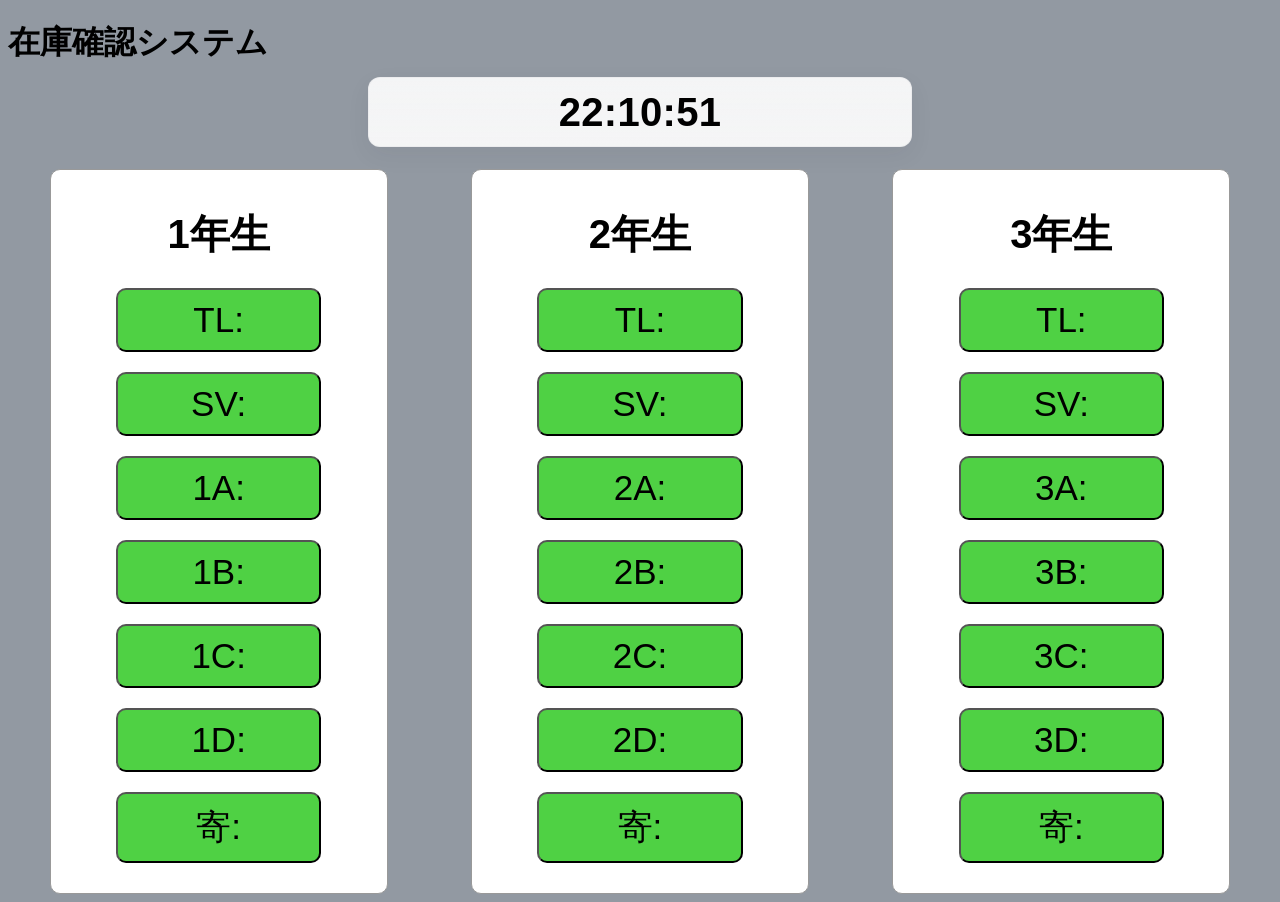
<file: index.html>
<!DOCTYPE html>
<html lang="ja">
<head>
  <meta charset="UTF-8" />
  <meta name="viewport" content="width=device-width, initial-scale=1.0"/>
  <link rel="stylesheet" href="style.css" />
  <title>在室確認システム</title>
</head>
<body>
  <header>
    <h1>在庫確認システム <div id="clock"  class="clock" aria-live="polite" aria-atomic="true"></div></h1>
   
  </header>

<body>
 
<div id="clock"></div>
 
<script>

  // 時計を更新する関数

  function updateClock() {

    const now = new Date();

    const h = String(now.getHours()).padStart(2, '0');

    const m = String(now.getMinutes()).padStart(2, '0');

    const s = String(now.getSeconds()).padStart(2, '0');

    document.getElementById('clock').textContent = `${h}:${m}:${s}`;

  }
 
  // 1秒ごとに更新

  setInterval(updateClock, 1000);

  updateClock(); // 初回即時表示
</script>
 
</body>
</html>

 
  <!-- <div id="clock" class="clock" aria-live="polite" aria-atomic="true"></div> -->
  <div class="grades">
 
 
 
    <div class="grade">
      <h1>1年生</h1>
       
        <div class="button-wrapper">
         
          <button type="button" class="base-button" onclick="changeColor(this)">TL:</button>
        </div>
        <div class="button-wrapper">
         
          <button type="button" class="base-button" onclick="changeColor(this)">SV:</button>
        </div>
        <div class="button-wrapper">
         
          <button type="button" class="base-button" onclick="changeColor(this)">1A:</button>
        </div>
        <div class="button-wrapper">
         
          <button type="button" class="base-button" onclick="changeColor(this)">1B:</button>
        </div>
        <div class="button-wrapper">
         
          <button type="button" class="base-button" onclick="changeColor(this)">1C:</button>
        </div>
        <div class="button-wrapper">
         
          <button type="button" class="base-button" onclick="changeColor(this)">1D:</button>
        </div>
        <div class="button-wrapper">
         
          <button type="button" class="base-button" onclick="changeColor(this)">寄:</button>
        </div>
 
   
    </div>
 
 
 
    <div class="grade">
      <h1>2年生</h1>
 
       <div class="button-wrapper">
         
          <button type="button" class="base-button" onclick="changeColor(this)">TL:</button>
        </div>
         <div class="button-wrapper">
         
          <button type="button" class="base-button" onclick="changeColor(this)">SV:</button>
        </div>
         <div class="button-wrapper">
         
          <button type="button" class="base-button" onclick="changeColor(this)">2A:</button>
        </div>
         <div class="button-wrapper">
         
          <button type="button" class="base-button" onclick="changeColor(this)">2B:</button>
        </div>
         <div class="button-wrapper">
         
          <button type="button" class="base-button" onclick="changeColor(this)">2C:</button>
        </div>
         <div class="button-wrapper">
         
          <button type="button" class="base-button" onclick="changeColor(this)">2D:</button>
        </div>
         <div class="button-wrapper">
         
          <button type="button" class="base-button" onclick="changeColor(this)">寄:</button>
        </div>
 
 
 
 
    </div>
    <div class="grade">
      <h1>3年生</h1>
 
      <div class="button-wrapper">
         
          <button type="button" class="base-button" onclick="changeColor(this)">TL:</button>
        </div>
         <div class="button-wrapper">
         
          <button type="button" class="base-button" onclick="changeColor(this)">SV:</button>
        </div>
         <div class="button-wrapper">
         
          <button type="button" class="base-button" onclick="changeColor(this)">3A:</button>
        </div>
         <div class="button-wrapper">
         
          <button type="button" class="base-button" onclick="changeColor(this)">3B:</button>
        </div>
         <div class="button-wrapper">
         
          <button type="button" class="base-button" onclick="changeColor(this)">3C:</button>
        </div>
         <div class="button-wrapper">
         
          <button type="button" class="base-button" onclick="changeColor(this)">3D:</button>
        </div>
         <div class="button-wrapper">
         
          <button type="button" class="base-button" onclick="changeColor(this)">寄:</button>
        </div>
    </div>
 
  </div>
 
 
   
 
 
 
 
 
 
 
 
 
 
  <script src="script.js"></script>
</body>
 
 
</html>
</file>
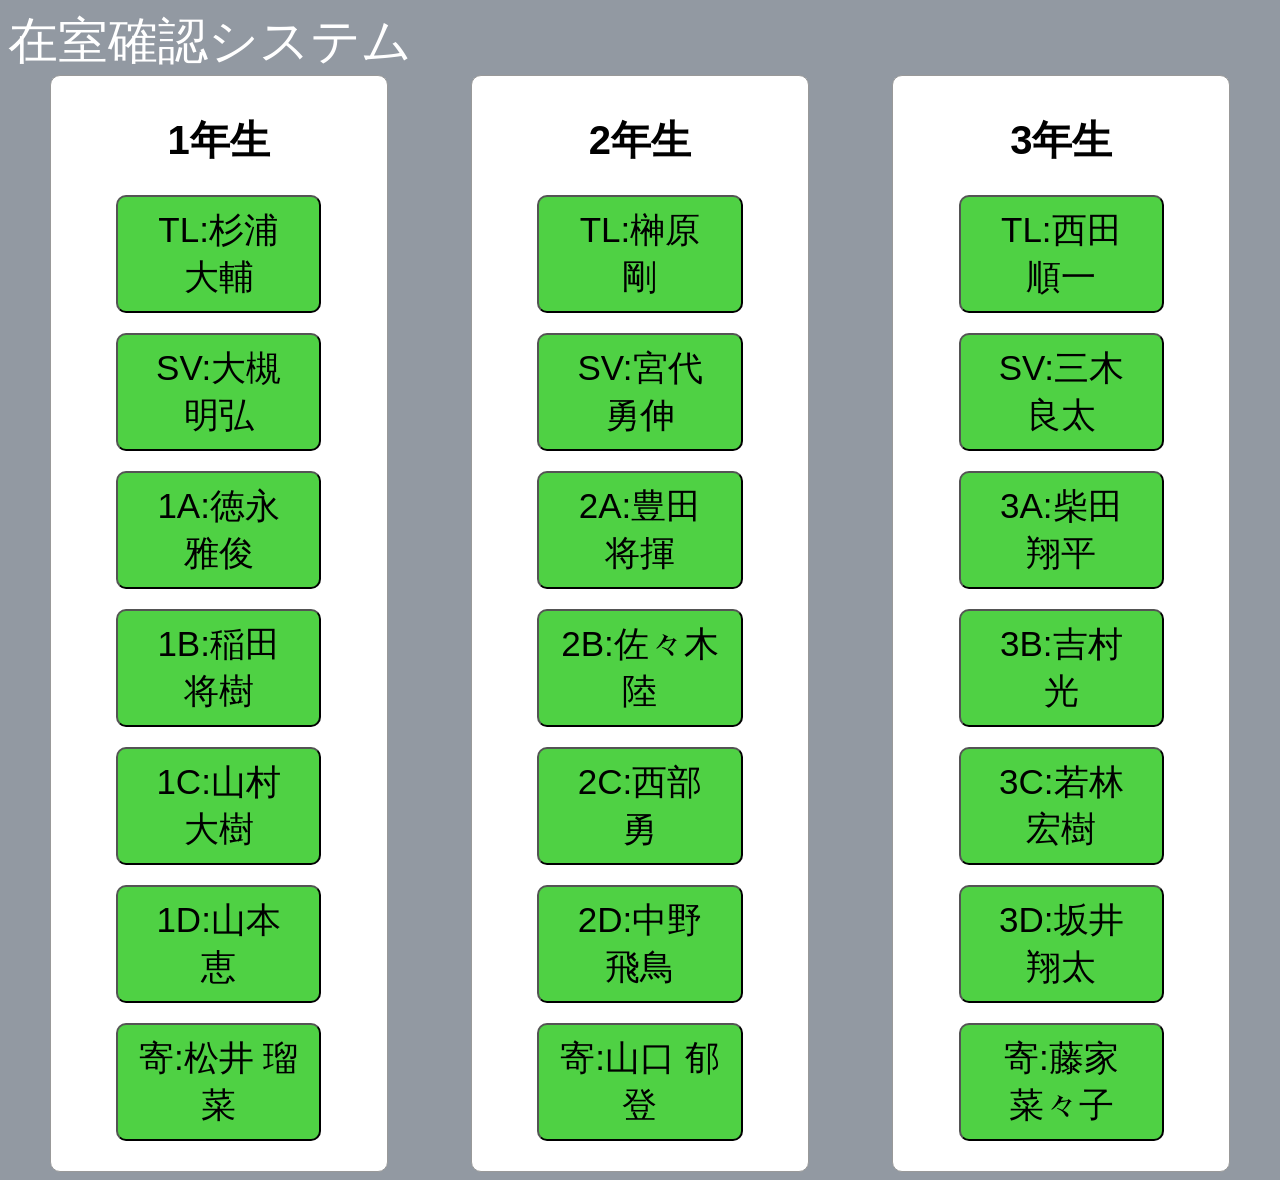
<file: index .html>
<!-- ここに HTML のコードを書きましょう。index.html というファイルの名前は変更しないでください -->
<!DOCTYPE html>
<html lang="ja">

<head>
  <meta charset="UTF-8">
  <meta name="viewport" content="width=device-width, initial-scale=1.0">
  <link rel="stylesheet" href="style.css">
  <title>在室確認システム</title>
</head>

<body>
  <span style="color:white">在室確認システム</span>

  <div class="grades">



    <div class="grade">
      <h1>1年生</h1>
        
        <div class="button-wrapper">
          
          <button type="button" class="base-button" onclick="changeColor(this)">TL:杉浦 大輔</button>
        </div>
        <div class="button-wrapper">
          
          <button type="button" class="base-button" onclick="changeColor(this)">SV:大槻 明弘</button>
        </div>
        <div class="button-wrapper">
          
          <button type="button" class="base-button" onclick="changeColor(this)">1A:徳永 雅俊</button>
        </div>
        <div class="button-wrapper">
          
          <button type="button" class="base-button" onclick="changeColor(this)">1B:稲田 将樹</button>
        </div>
        <div class="button-wrapper">
          
          <button type="button" class="base-button" onclick="changeColor(this)">1C:山村 大樹</button>
        </div>
        <div class="button-wrapper">
          
          <button type="button" class="base-button" onclick="changeColor(this)">1D:山本 恵</button>
        </div>
        <div class="button-wrapper">
          
          <button type="button" class="base-button" onclick="changeColor(this)">寄:松井 瑠菜</button>
        </div>

    
    </div>



    <div class="grade">
      <h1>2年生</h1>

       <div class="button-wrapper">
          
          <button type="button" class="base-button" onclick="changeColor(this)">TL:榊原 剛</button>
        </div>
         <div class="button-wrapper">
          
          <button type="button" class="base-button" onclick="changeColor(this)">SV:宮代 勇伸</button>
        </div>
         <div class="button-wrapper">
          
          <button type="button" class="base-button" onclick="changeColor(this)">2A:豊田 将揮</button>
        </div>
         <div class="button-wrapper">
          
          <button type="button" class="base-button" onclick="changeColor(this)">2B:佐々木 陸</button>
        </div>
         <div class="button-wrapper">
          
          <button type="button" class="base-button" onclick="changeColor(this)">2C:西部 勇</button>
        </div>
         <div class="button-wrapper">
          
          <button type="button" class="base-button" onclick="changeColor(this)">2D:中野 飛鳥</button>
        </div>
         <div class="button-wrapper">
          
          <button type="button" class="base-button" onclick="changeColor(this)">寄:山口 郁登</button>
        </div>




    </div>
    <div class="grade">
      <h1>3年生</h1>

      <div class="button-wrapper">
          
          <button type="button" class="base-button" onclick="changeColor(this)">TL:西田 順一</button>
        </div>
         <div class="button-wrapper">
          
          <button type="button" class="base-button" onclick="changeColor(this)">SV:三木 良太</button>
        </div>
         <div class="button-wrapper">
          
          <button type="button" class="base-button" onclick="changeColor(this)">3A:柴田 翔平</button>
        </div>
         <div class="button-wrapper">
          
          <button type="button" class="base-button" onclick="changeColor(this)">3B:吉村 光</button>
        </div>
         <div class="button-wrapper">
          
          <button type="button" class="base-button" onclick="changeColor(this)">3C:若林 宏樹</button>
        </div>
         <div class="button-wrapper">
          
          <button type="button" class="base-button" onclick="changeColor(this)">3D:坂井 翔太</button>
        </div>
         <div class="button-wrapper">
          
          <button type="button" class="base-button" onclick="changeColor(this)">寄:藤家 菜々子</button>
        </div>
    </div>
  
  </div>

  
    










  <script src="script.js"></script>
</body>


</html>
</file>
<file: style.css>
.grades{
    display: flex;
    justify-content: space-around;
    align-items: flex-start;
}
 
 
 
 
.grade{
    text-align: center;
    width: 25%;
    border: 1px solid #999;
    padding: 10px;
    font-size: 20px;
    background-color: #ffffff ;
    border-radius: 10px;
    color: black;
}
 
 
 
 
.base-button{
    font-size: 35px;
    font-family: "Noto Sans JP", "Hiragino Kaku Gothic ProN", Meiryo, sans-serif;
    padding: 10px 20px;
    background-color: rgb(79, 209, 68);
    transition:  0.3s;
    border-radius: 10px;
    width: 65%;
    margin-bottom: 20px;

}
 



.base-button:hover{
    
transform: scale(1.1);
 
}

 
 
 
.base-button.is-active{
    background-color: red ;
    border-radius: 10px;
}
 
 
 
 
body{
    background-color: #9299a2;
    font-family: "Noto Sans JP", "Hiragino Kaku Gothic ProN", Meiryo, sans-serif;
 
span{
    font-size: 50px;
}}




/* #clock{
    font-size: 20px;
} */




 .clock {
  display: block;
  margin: 12px auto 20px;
  padding: 12px 18px;
  min-width: 150px;
  max-width: 40%;
  text-align: center;
  background: linear-gradient(180deg, rgba(255,255,255,0.9), rgba(250,250,250,0.95));
  color: var(--text-main);
  border-radius: 12px;
  box-shadow: 0 8px 24px rgba(31,40,55,0.06);
  font-weight: 700;
  font-size: 40px;
  line-height: 1.1;
  letter-spacing: 0.3px;
  border: 1px solid rgba(34,40,49,0.04);
} 
/* .teacher{
 
    margin: 10px 0;
    font-size: 30px;
 }
</file>
